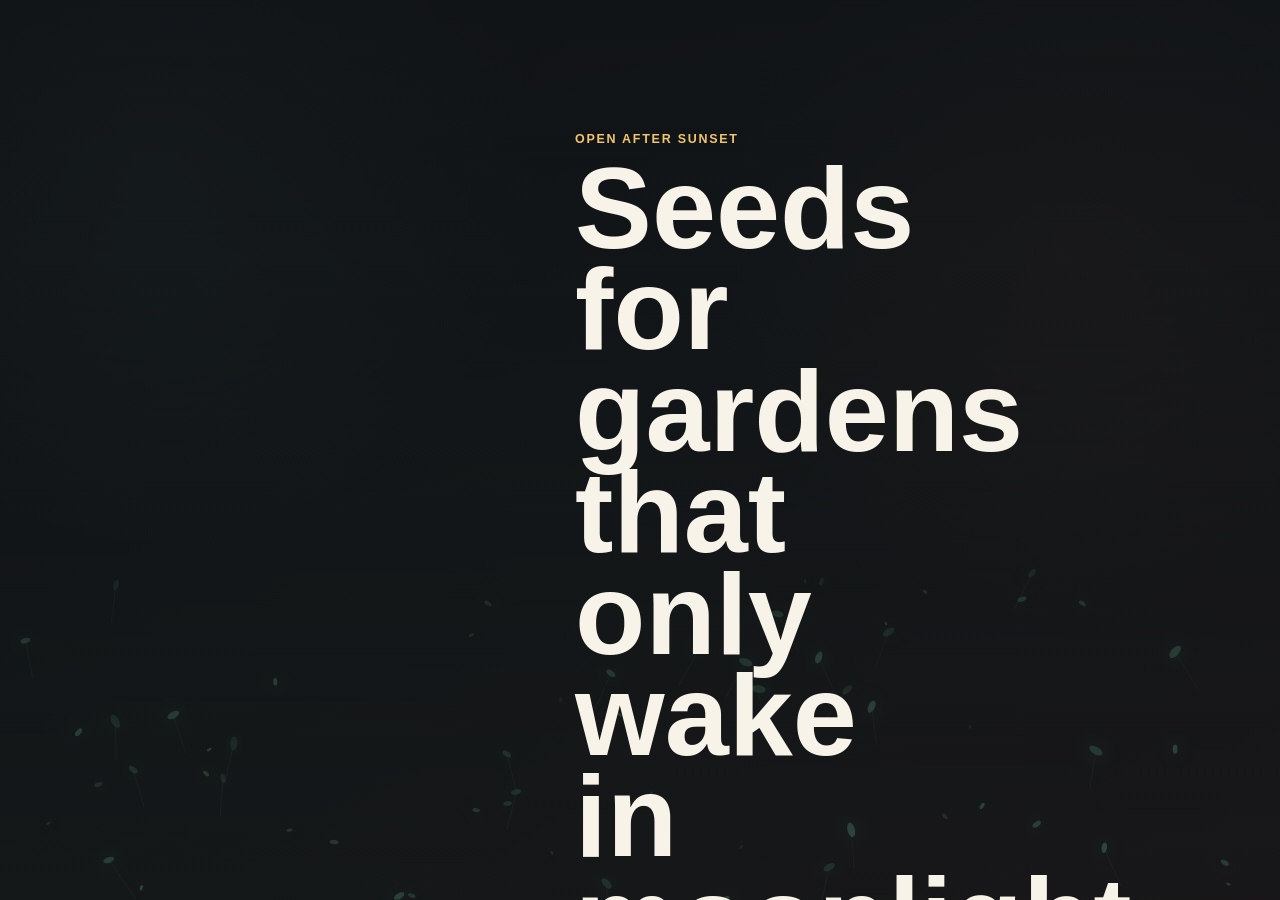
<file: index.html>
<!DOCTYPE html>
<html lang="en">
<head>
  <meta charset="UTF-8">
  <meta name="viewport" content="width=device-width, initial-scale=1.0">
  <title>Nocturne Seed Bank</title>
  <link rel="stylesheet" href="styles.css">
</head>
<body>
  <canvas id="seed-canvas" aria-hidden="true"></canvas>

  <header class="site-header">
    <a class="brand" href="#" aria-label="Nocturne Seed Bank home">
      <span class="brand-mark"></span>
      Nocturne Seed Bank
    </a>
    <nav aria-label="Primary navigation">
      <a href="#collection">Collection</a>
      <a href="#field-notes">Field Notes</a>
      <a href="#visit">Visit</a>
      <a href="gallery.html">Shop</a>
      <a href="cart.html">Cart</a>
    </nav>

  <main>
    <section class="hero" aria-labelledby="hero-title">
      <div class="hero-copy">
        <p class="eyebrow">Open after sunset</p>
        <h1 id="hero-title">Seeds for gardens that only wake in moonlight.</h1>
        <p class="lede">
          Browse a quiet archive of fictional night-blooming plants, cataloged by glow,
          scent, and the strange weather they prefer.
        </p>
        <div class="hero-actions">
          <a class="button primary" href="#collection">View specimens</a>
          <button class="button ghost" id="shuffle-button" type="button">New bloom</button>
        </div>
      </div>

      <aside class="specimen-panel" aria-label="Featured specimen">
        <p class="panel-label">Featured seed</p>
        <h2 id="featured-name">Lumen Fern</h2>
        <p id="featured-description">
          A fern with silver ribs that unfurl during warm rain and fold at the sound of bells.
        </p>
        <dl>
          <div>
            <dt>Glow</dt>
            <dd id="featured-glow">Soft jade</dd>
          </div>
          <div>
            <dt>Scent</dt>
            <dd id="featured-scent">Pepper leaf</dd>
          </div>
          <div>
            <dt>Soil</dt>
            <dd id="featured-soil">Basalt dust</dd>
          </div>
        </dl>
      </aside>
    </section>

    <section class="collection" id="collection" aria-labelledby="collection-title">
      <div class="section-heading">
        <p class="eyebrow">Living index</p>
        <h2 id="collection-title">Tonight's trays</h2>
      </div>
      <div class="collection-tools">
        <label for="search-input">Search the archive</label>
        <input id="search-input" class="search-input" type="search" placeholder="Filter by name, glow, or scent">
        <p class="no-results" id="no-results" hidden>No matching specimens found.</p>
      </div>
      <div class="seed-grid" id="seed-grid"></div>
    </section>

    <section class="notes" id="field-notes" aria-labelledby="notes-title">
      <div class="section-heading">
        <p class="eyebrow">Field notes</p>
        <h2 id="notes-title">Archive rules</h2>
      </div>
      <div class="notes-content">
        <ol id="notes-list">
          <li>Label every seed by the weather it remembers best.</li>
          <li>Never store singing pods beside echoing glass.</li>
          <li>Return borrowed moon soil before dawn.</li>
        </ol>
        <form id="notes-form" class="notes-form">
          <label for="note-input">Add your own rule</label>
          <div class="notes-form-row">
            <input id="note-input" type="text" placeholder="A new archive rule..." required>
            <button class="button primary" type="submit">Save note</button>
          </div>
        </form>
      </div>
    </section>

    <section class="visit" id="visit" aria-labelledby="visit-title">
      <div>
        <p class="eyebrow">Visiting window</p>
        <h2 id="visit-title">The archive opens from 9:12 PM to first birdcall.</h2>
      </div>
      <a class="button primary" href="visit_page.html">Request a tray</a>
    </section>
  </main>

  <script src="script.js"></script>
</body>
</html>
</file>
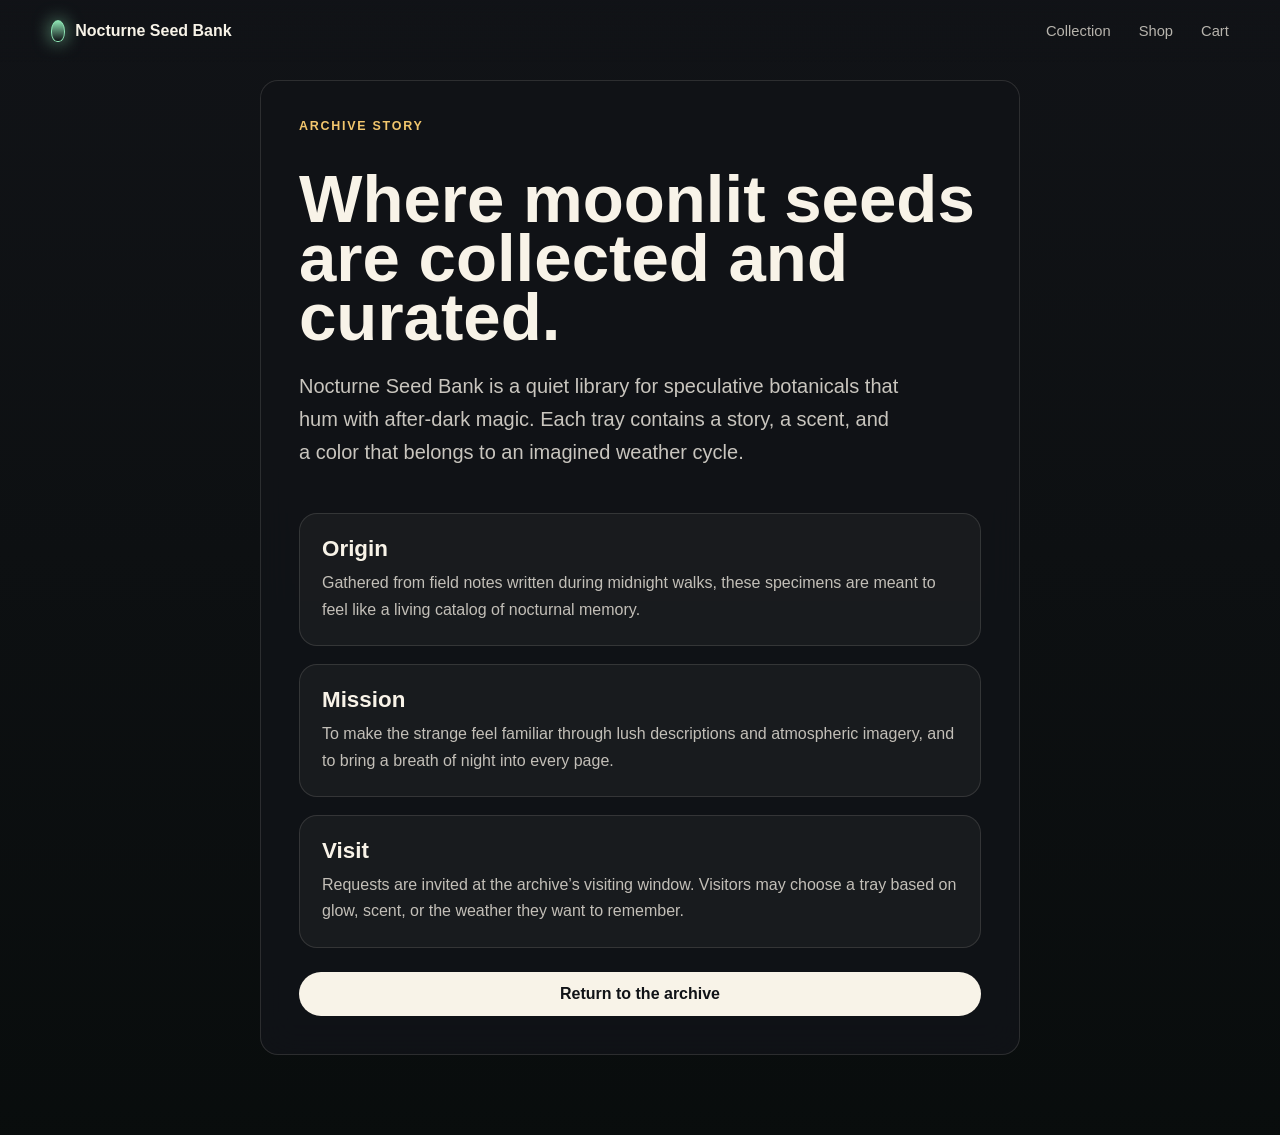
<file: about.html>
<!DOCTYPE html>
<html lang="en">
<head>
  <meta charset="UTF-8">
  <meta name="viewport" content="width=device-width, initial-scale=1.0">
  <title>About | Nocturne Seed Bank</title>
  <link rel="stylesheet" href="styles.css">
</head>
<body>
  <header class="site-header">
    <a class="brand" href="index.html" aria-label="Nocturne Seed Bank home">
      <span class="brand-mark"></span>
      Nocturne Seed Bank
    </a>
    <nav aria-label="Primary navigation">
      <a href="index.html#collection">Collection</a>
      <a href="gallery.html">Shop</a>
      <a href="cart.html">Cart</a>
    </nav>
  </header>

  <main class="about-page">
    <section class="about-panel">
      <p class="eyebrow">Archive story</p>
      <h1>Where moonlit seeds are collected and curated.</h1>
      <p class="lede">Nocturne Seed Bank is a quiet library for speculative botanicals that hum with after-dark magic. Each tray contains a story, a scent, and a color that belongs to an imagined weather cycle.</p>

      <div class="about-grid">
        <article>
          <h2>Origin</h2>
          <p>Gathered from field notes written during midnight walks, these specimens are meant to feel like a living catalog of nocturnal memory.</p>
        </article>
        <article>
          <h2>Mission</h2>
          <p>To make the strange feel familiar through lush descriptions and atmospheric imagery, and to bring a breath of night into every page.</p>
        </article>
        <article>
          <h2>Visit</h2>
          <p>Requests are invited at the archive’s visiting window. Visitors may choose a tray based on glow, scent, or the weather they want to remember.</p>
        </article>
      </div>

      <a class="button primary" href="index.html">Return to the archive</a>
    </section>
  </main>
</body>
</html>
</file>
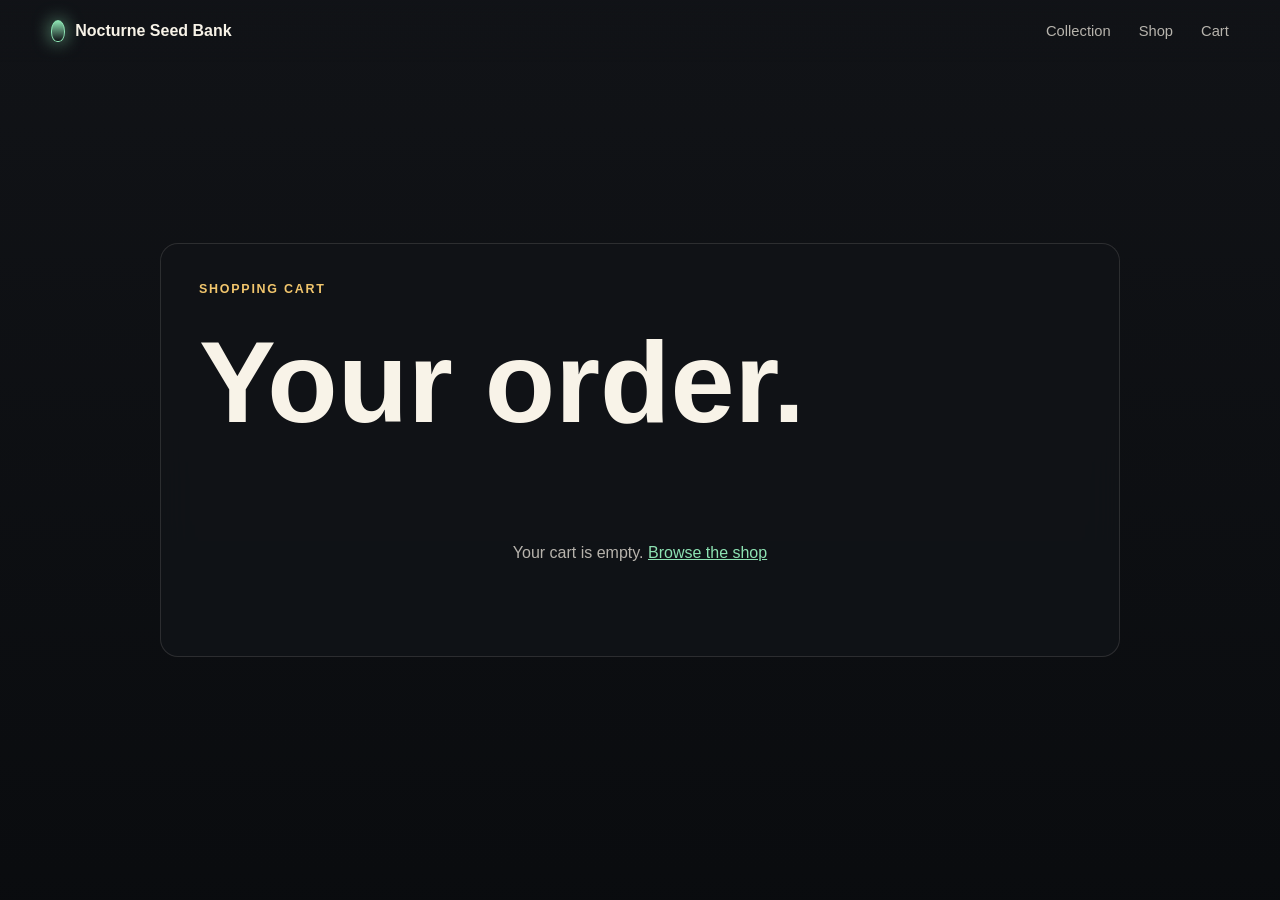
<file: cart.html>
<!DOCTYPE html>
<html lang="en">
<head>
  <meta charset="UTF-8">
  <meta name="viewport" content="width=device-width, initial-scale=1.0">
  <title>Shopping Cart | Nocturne Seed Bank</title>
  <link rel="stylesheet" href="styles.css">
</head>
<body>
  <header class="site-header">
    <a class="brand" href="index.html" aria-label="Nocturne Seed Bank home">
      <span class="brand-mark"></span>
      Nocturne Seed Bank
    </a>
    <nav aria-label="Primary navigation">
      <a href="index.html#collection">Collection</a>
      <a href="gallery.html">Shop</a>
      <a href="cart.html">Cart</a>
    </nav>
  </header>

  <main class="cart-page">
    <section class="cart-panel">
      <p class="eyebrow">Shopping cart</p>
      <h1>Your order.</h1>
      <div id="cart-content" class="cart-content"></div>
      <div id="cart-empty" class="cart-empty" hidden>
        <p>Your cart is empty. <a href="gallery.html">Browse the shop</a></p>
      </div>
    </section>
  </main>

  <script src="cart.js"></script>
  <script>
    function renderCart() {
      const cart = getCart();
      const content = document.getElementById('cart-content');
      const empty = document.getElementById('cart-empty');

      if (cart.length === 0) {
        content.hidden = true;
        empty.hidden = false;
        return;
      }

      content.hidden = false;
      empty.hidden = true;

      const total = getCartTotal();
      content.innerHTML = `
        <div class="cart-items">
          ${cart.map(item => `
            <div class="cart-item">
              <div class="cart-item-info">
                <h2>${item.name}</h2>
                <p>$${item.price.toFixed(2)} each</p>
              </div>
              <div class="cart-item-controls">
                <label for="qty-${item.id}">Quantity:</label>
                <input type="number" id="qty-${item.id}" value="${item.quantity}" min="1" onchange="updateCartQuantity(${item.id}, parseInt(this.value)); renderCart();">
                <button class="button ghost" onclick="removeFromCart(${item.id}); renderCart();">Remove</button>
              </div>
              <div class="cart-item-total">
                $${(item.price * item.quantity).toFixed(2)}
              </div>
            </div>
          `).join('')}
        </div>
        <div class="cart-summary">
          <div class="summary-row">
            <span>Subtotal:</span>
            <span>$${total.toFixed(2)}</span>
          </div>
          <div class="summary-row">
            <span>Shipping:</span>
            <span>$5.99</span>
          </div>
          <div class="summary-row summary-total">
            <span>Total:</span>
            <span>$${(total + 5.99).toFixed(2)}</span>
          </div>
        </div>
        <div class="cart-actions">
          <a class="button primary" href="checkout.html">Proceed to checkout</a>
          <a class="button ghost" href="gallery.html">Continue shopping</a>
        </div>
      `;
    }

    renderCart();
  </script>
</body>
</html>
</file>
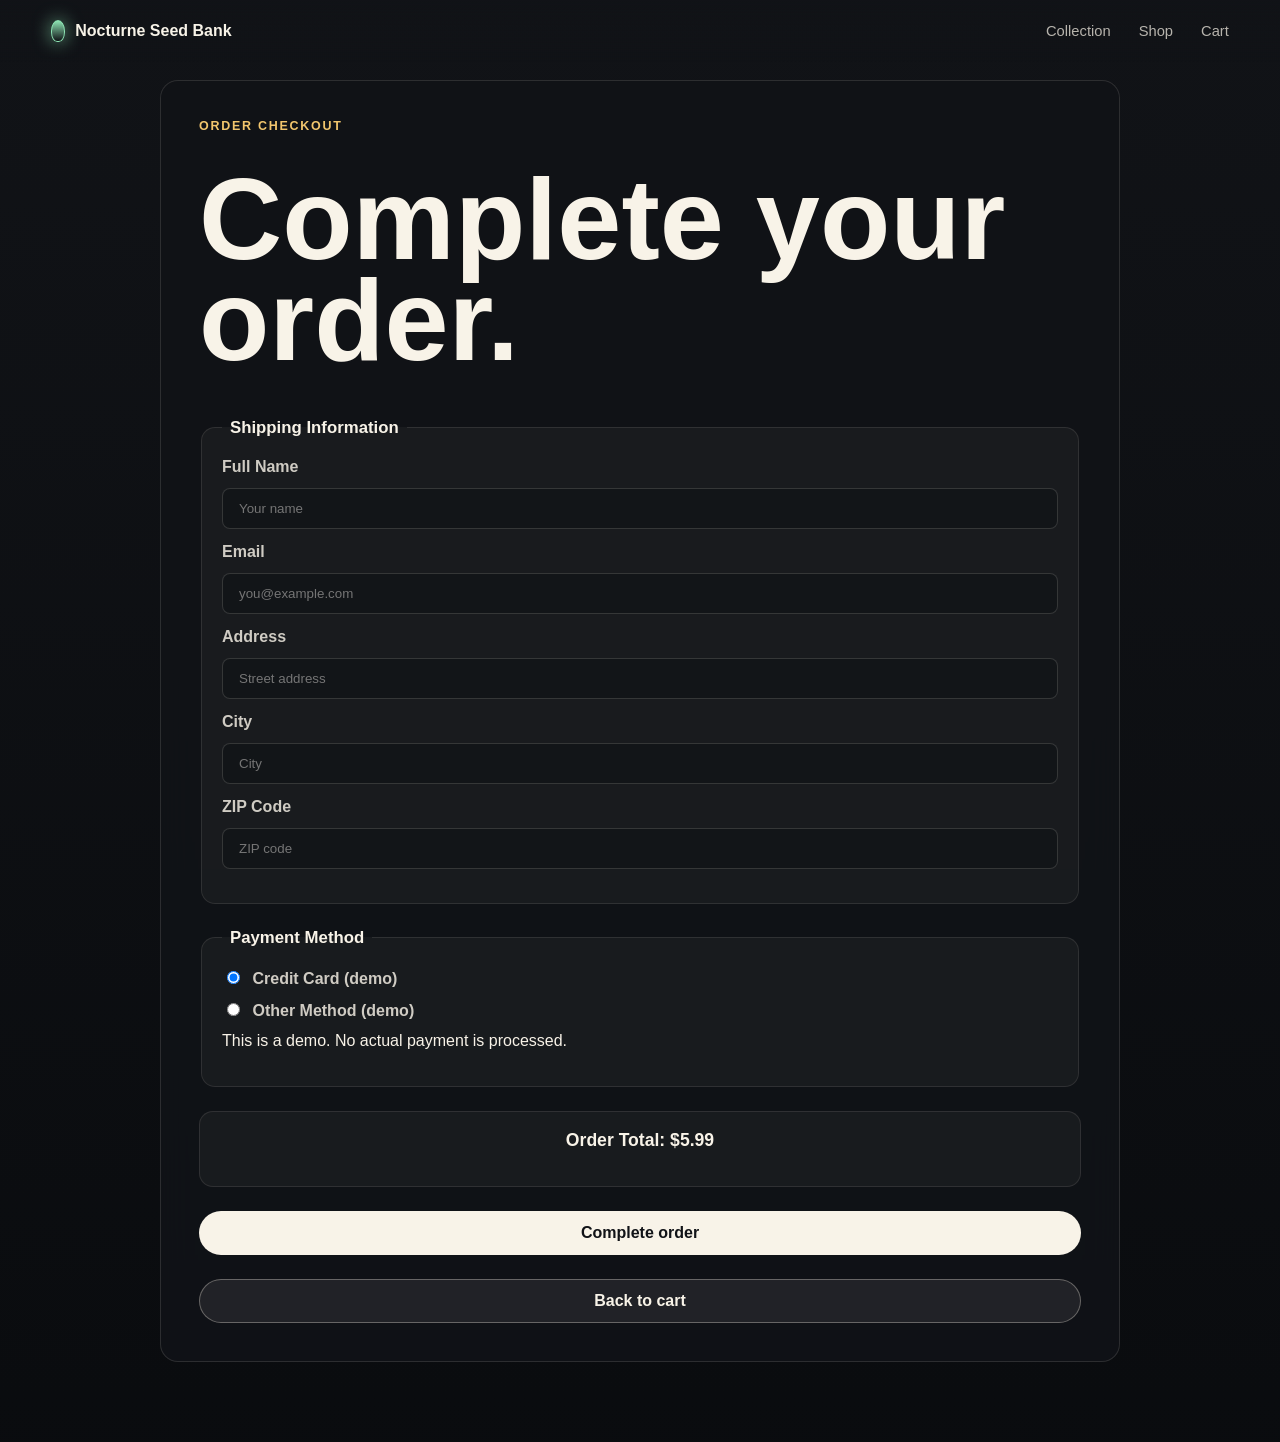
<file: checkout.html>
<!DOCTYPE html>
<html lang="en">
<head>
  <meta charset="UTF-8">
  <meta name="viewport" content="width=device-width, initial-scale=1.0">
  <title>Checkout | Nocturne Seed Bank</title>
  <link rel="stylesheet" href="styles.css">
</head>
<body>
  <header class="site-header">
    <a class="brand" href="index.html" aria-label="Nocturne Seed Bank home">
      <span class="brand-mark"></span>
      Nocturne Seed Bank
    </a>
    <nav aria-label="Primary navigation">
      <a href="index.html#collection">Collection</a>
      <a href="gallery.html">Shop</a>
      <a href="cart.html">Cart</a>
    </nav>
  </header>

  <main class="checkout-page">
    <section class="checkout-panel">
      <p class="eyebrow">Order checkout</p>
      <h1>Complete your order.</h1>
      <form id="checkout-form" class="checkout-form">
        <fieldset>
          <legend>Shipping Information</legend>
          <label for="name">Full Name</label>
          <input id="name" type="text" placeholder="Your name" required>
          
          <label for="email">Email</label>
          <input id="email" type="email" placeholder="you@example.com" required>
          
          <label for="address">Address</label>
          <input id="address" type="text" placeholder="Street address" required>
          
          <label for="city">City</label>
          <input id="city" type="text" placeholder="City" required>
          
          <label for="zip">ZIP Code</label>
          <input id="zip" type="text" placeholder="ZIP code" required>
        </fieldset>

        <fieldset>
          <legend>Payment Method</legend>
          <label>
            <input type="radio" name="payment" value="card" checked required>
            Credit Card (demo)
          </label>
          <label>
            <input type="radio" name="payment" value="other" required>
            Other Method (demo)
          </label>
          <p class="note">This is a demo. No actual payment is processed.</p>
        </fieldset>

        <div class="order-total">
          <p id="order-summary"></p>
        </div>

        <button class="button primary" type="submit">Complete order</button>
        <a class="button ghost" href="cart.html">Back to cart</a>
      </form>
    </section>
  </main>

  <script src="cart.js"></script>
  <script>
    function updateOrderSummary() {
      const total = getCartTotal();
      const summary = document.getElementById('order-summary');
      summary.innerHTML = `<strong>Order Total: $${(total + 5.99).toFixed(2)}</strong>`;
    }

    document.getElementById('checkout-form').addEventListener('submit', function(e) {
      e.preventDefault();
      const cartCount = getCartCount();
      if (cartCount === 0) {
        alert('Your cart is empty!');
        return;
      }
      
      // Save order info to localStorage
      const orderData = {
        name: document.getElementById('name').value,
        email: document.getElementById('email').value,
        address: document.getElementById('address').value,
        city: document.getElementById('city').value,
        zip: document.getElementById('zip').value,
        items: getCart(),
        total: getCartTotal() + 5.99,
        date: new Date().toLocaleDateString(),
        orderId: 'ORD-' + Date.now()
      };
      
      localStorage.setItem('last_order', JSON.stringify(orderData));
      clearCart();
      window.location.href = 'order-confirmation.html';
    });

    updateOrderSummary();
  </script>
</body>
</html>
</file>
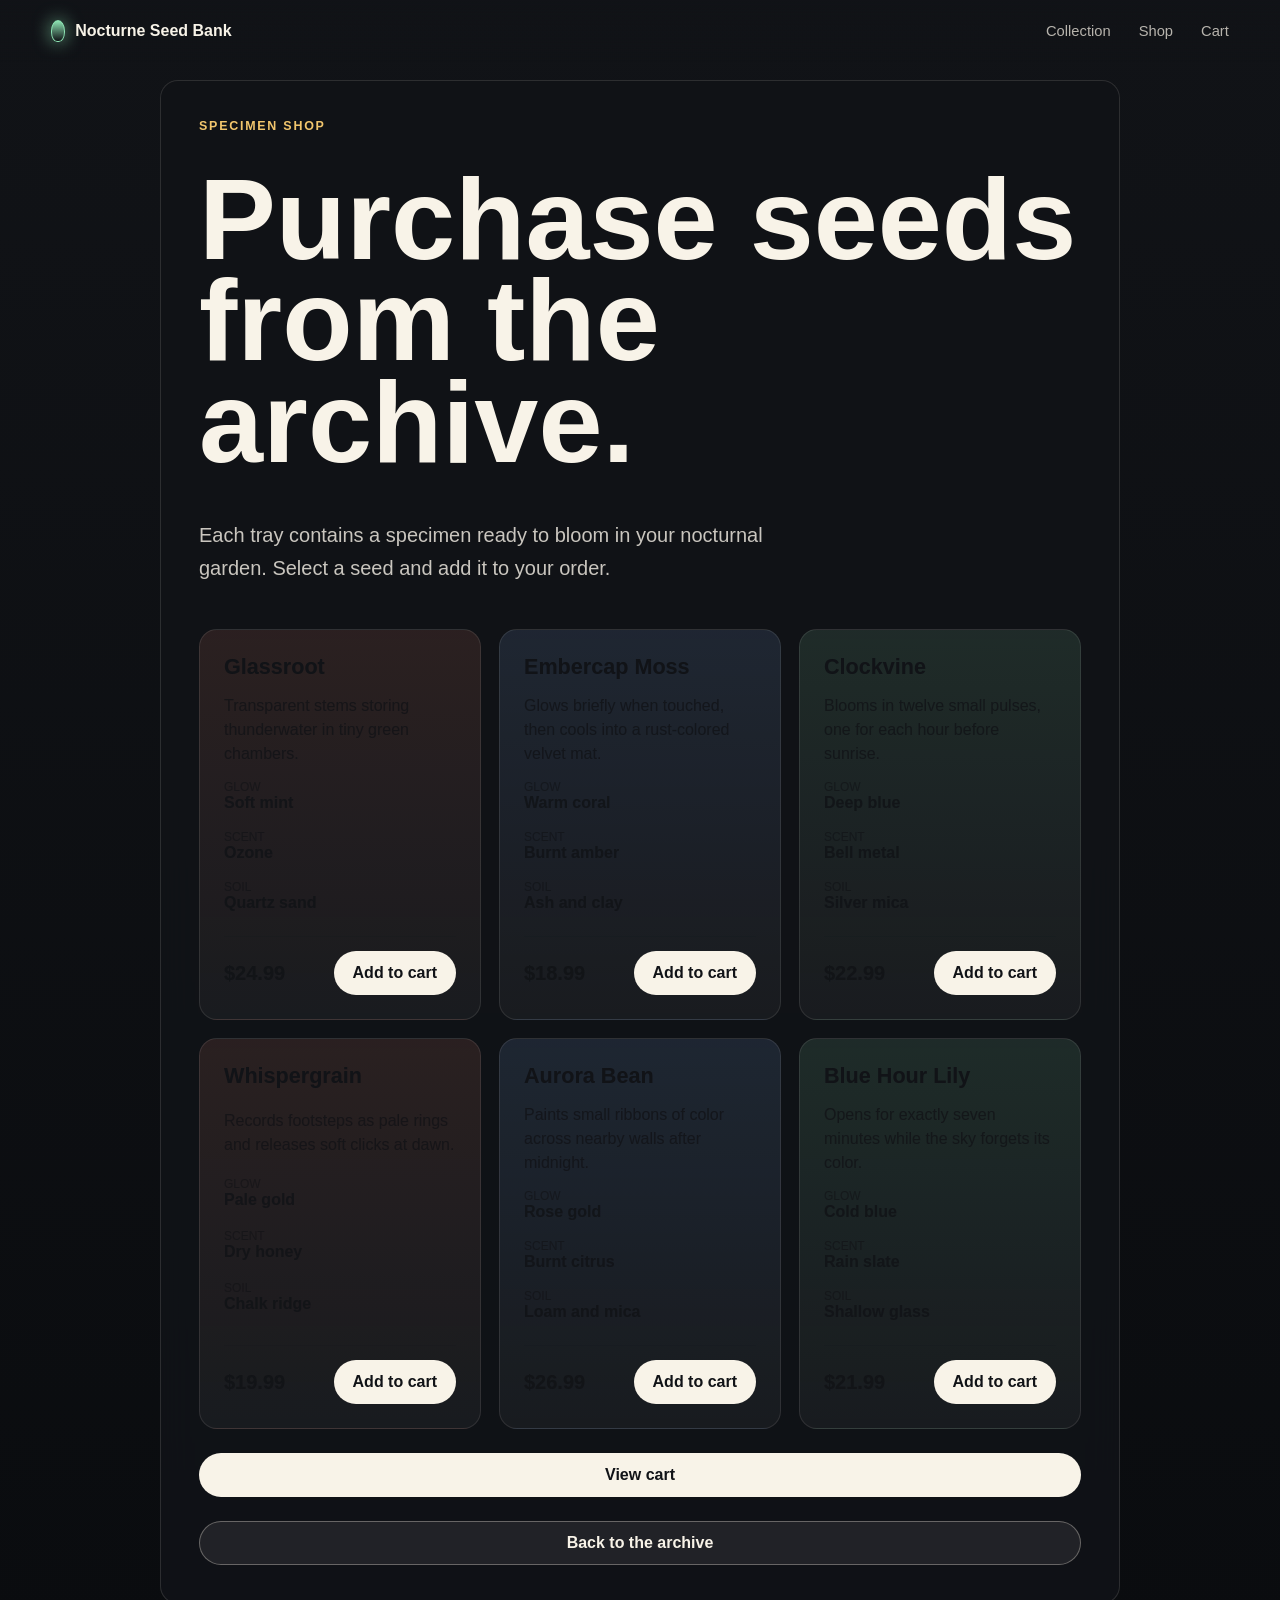
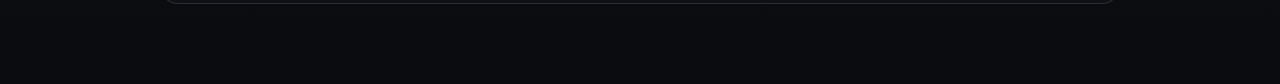
<file: gallery.html>
<!DOCTYPE html>
<html lang="en">
<head>
  <meta charset="UTF-8">
  <meta name="viewport" content="width=device-width, initial-scale=1.0">
  <title>Gallery | Nocturne Seed Bank</title>
  <link rel="stylesheet" href="styles.css">
</head>
<body>
  <header class="site-header">
    <a class="brand" href="index.html" aria-label="Nocturne Seed Bank home">
      <span class="brand-mark"></span>
      Nocturne Seed Bank
    </a>
    <nav aria-label=\"Primary navigation\">
      <a href=\"index.html#collection\">Collection</a>
      <a href=\"gallery.html\">Shop</a>
      <a href=\"cart.html\">Cart</a>
    </nav>
  </header>

  <main class="shop-page">
    <section class="shop-panel">
      <p class="eyebrow">Specimen shop</p>
      <h1>Purchase seeds from the archive.</h1>
      <p class="lede">Each tray contains a specimen ready to bloom in your nocturnal garden. Select a seed and add it to your order.</p>
      <div id="products-grid" class="products-grid"></div>
      <a class="button primary" href="cart.html">View cart</a>
      <a class="button ghost" href="index.html">Back to the archive</a>
    </section>
  </main>

  <script src="cart.js"></script>
  <script>
    function renderProducts() {
      const grid = document.getElementById('products-grid');
      grid.innerHTML = PRODUCTS.map(product => `
        <article class="product-card product-card--${product.id % 3}">
          <h2>${product.name}</h2>
          <p>${product.description}</p>
          <dl>
            <div>
              <dt>Glow</dt>
              <dd>${product.glow}</dd>
            </div>
            <div>
              <dt>Scent</dt>
              <dd>${product.scent}</dd>
            </div>
            <div>
              <dt>Soil</dt>
              <dd>${product.soil}</dd>
            </div>
          </dl>
          <div class="product-footer">
            <span class="product-price">$${product.price.toFixed(2)}</span>
            <button class="button primary" onclick="addToCart(${product.id}); alert('Added to cart!');">Add to cart</button>
          </div>
        </article>
      `).join('');
    }

    renderProducts();
  </script>
</body>
</html>
</file>
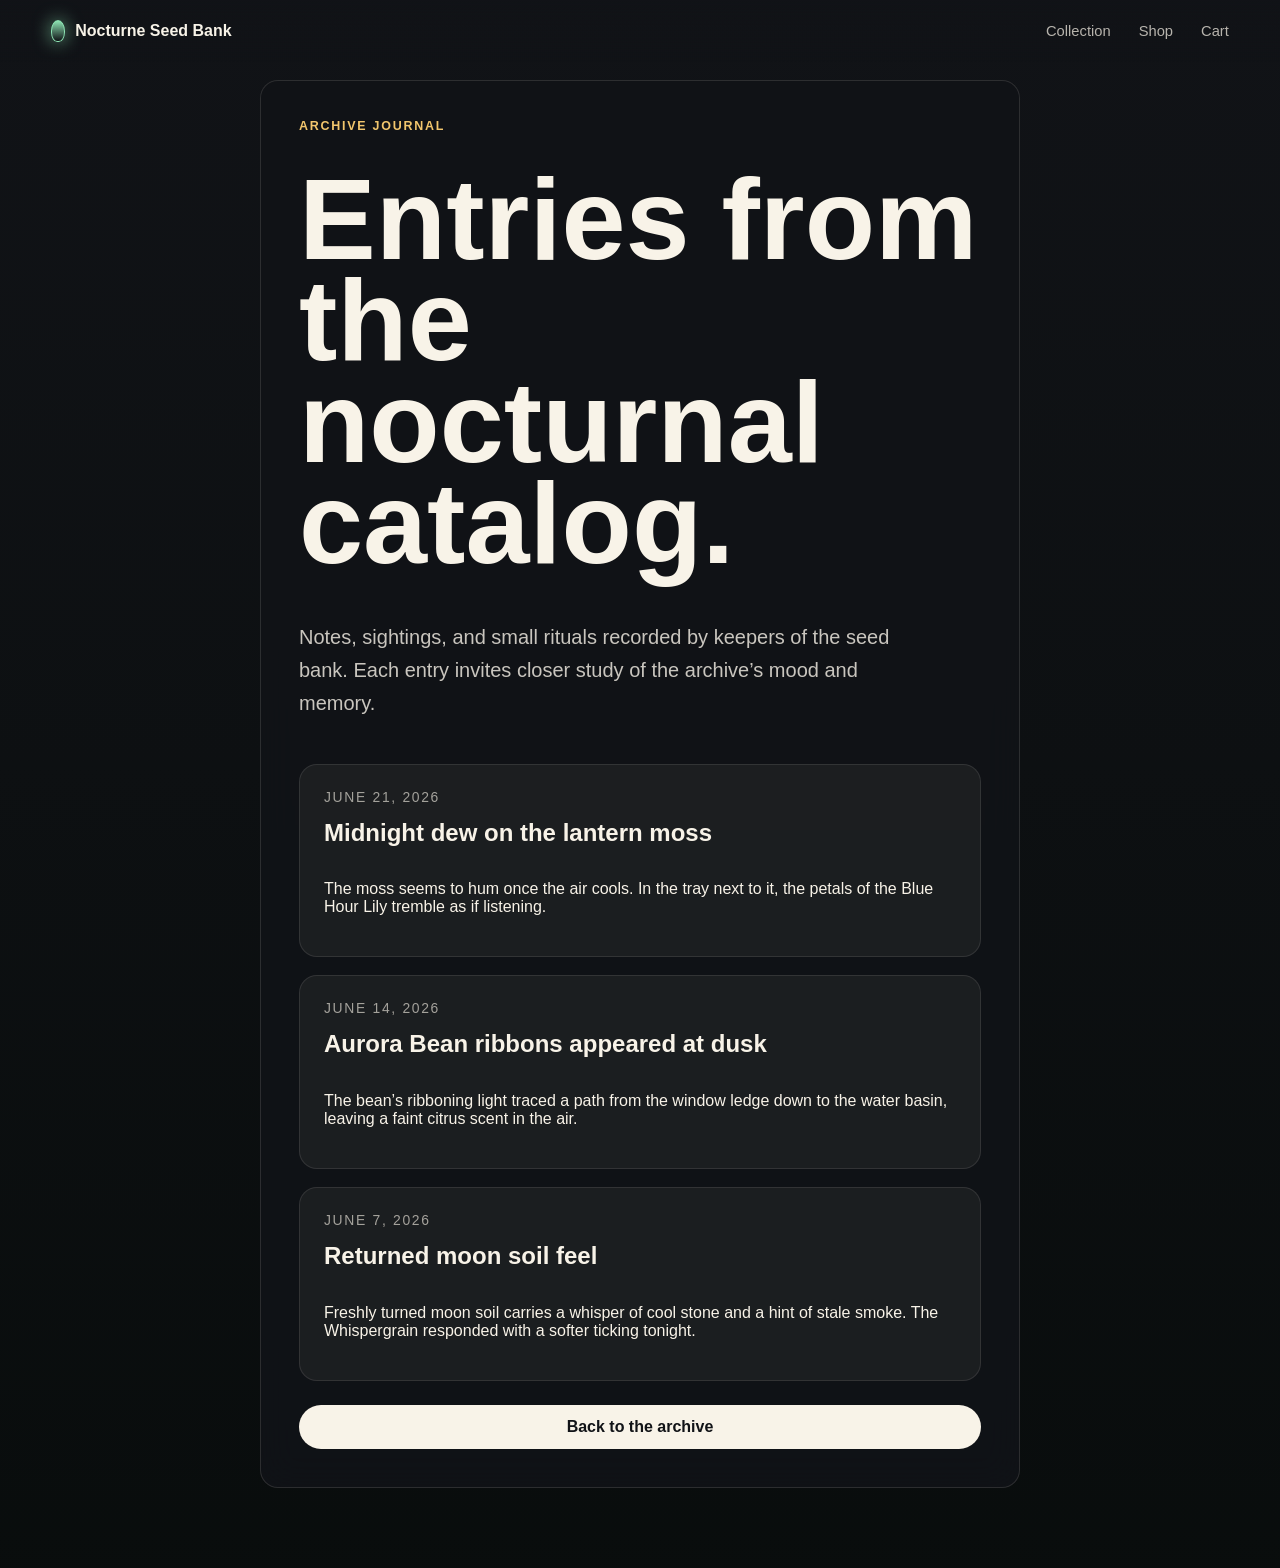
<file: journal.html>
<!DOCTYPE html>
<html lang="en">
<head>
  <meta charset="UTF-8">
  <meta name="viewport" content="width=device-width, initial-scale=1.0">
  <title>Journal | Nocturne Seed Bank</title>
  <link rel="stylesheet" href="styles.css">
</head>
<body>
  <header class="site-header">
    <a class="brand" href="index.html" aria-label="Nocturne Seed Bank home">
      <span class="brand-mark"></span>
      Nocturne Seed Bank
    </a>
    <nav aria-label="Primary navigation">
      <a href="index.html#collection">Collection</a>
      <a href="gallery.html">Shop</a>
      <a href="cart.html">Cart</a>
    </nav>
  </header>

  <main class="journal-page">
    <section class="journal-panel">
      <p class="eyebrow">Archive journal</p>
      <h1>Entries from the nocturnal catalog.</h1>
      <p class="lede">Notes, sightings, and small rituals recorded by keepers of the seed bank. Each entry invites closer study of the archive’s mood and memory.</p>
      <div class="journal-grid">
        <article>
          <time datetime="2026-06-21">June 21, 2026</time>
          <h2>Midnight dew on the lantern moss</h2>
          <p>The moss seems to hum once the air cools. In the tray next to it, the petals of the Blue Hour Lily tremble as if listening.</p>
        </article>
        <article>
          <time datetime="2026-06-14">June 14, 2026</time>
          <h2>Aurora Bean ribbons appeared at dusk</h2>
          <p>The bean’s ribboning light traced a path from the window ledge down to the water basin, leaving a faint citrus scent in the air.</p>
        </article>
        <article>
          <time datetime="2026-06-07">June 7, 2026</time>
          <h2>Returned moon soil feel</h2>
          <p>Freshly turned moon soil carries a whisper of cool stone and a hint of stale smoke. The Whispergrain responded with a softer ticking tonight.</p>
        </article>
      </div>
      <a class="button primary" href="index.html">Back to the archive</a>
    </section>
  </main>
</body>
</html>
</file>
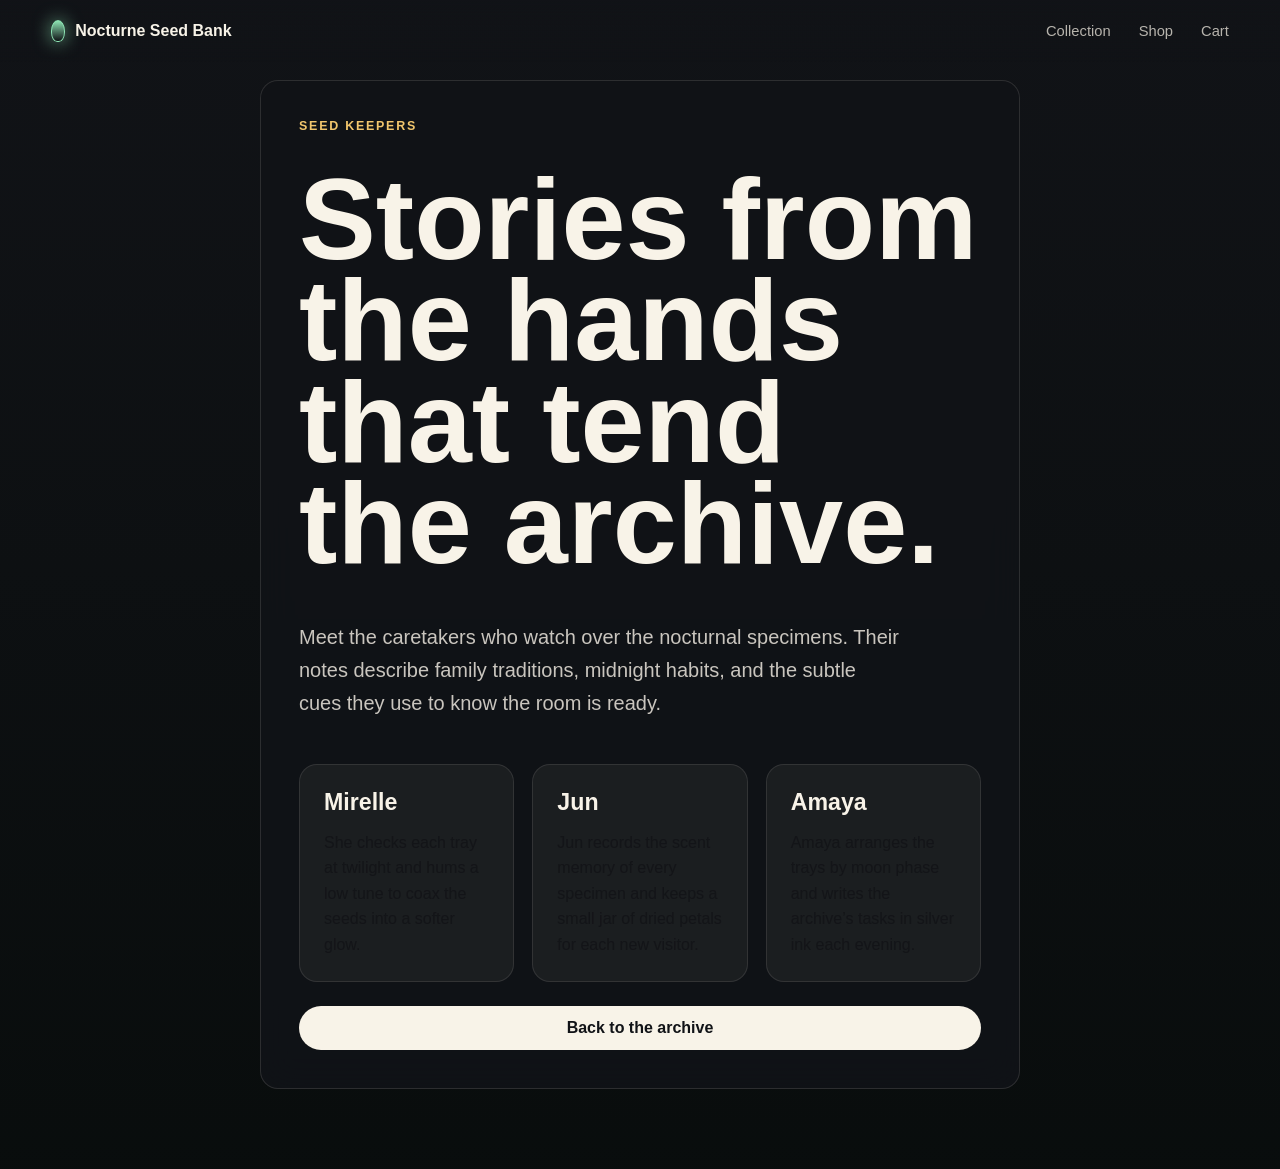
<file: keepers.html>
<!DOCTYPE html>
<html lang="en">
<head>
  <meta charset="UTF-8">
  <meta name="viewport" content="width=device-width, initial-scale=1.0">
  <title>Keepers | Nocturne Seed Bank</title>
  <link rel="stylesheet" href="styles.css">
</head>
<body>
  <header class="site-header">
    <a class="brand" href="index.html" aria-label="Nocturne Seed Bank home">
      <span class="brand-mark"></span>
      Nocturne Seed Bank
    </a>
    <nav aria-label="Primary navigation">
      <a href="index.html#collection">Collection</a>
      <a href="gallery.html">Shop</a>
      <a href="cart.html">Cart</a>
    </nav>
  </header>

  <main class="keepers-page">
    <section class="keepers-panel">
      <p class="eyebrow">Seed keepers</p>
      <h1>Stories from the hands that tend the archive.</h1>
      <p class="lede">Meet the caretakers who watch over the nocturnal specimens. Their notes describe family traditions, midnight habits, and the subtle cues they use to know the room is ready.</p>
      <div class="keepers-grid">
        <article>
          <h2>Mirelle</h2>
          <p>She checks each tray at twilight and hums a low tune to coax the seeds into a softer glow.</p>
        </article>
        <article>
          <h2>Jun</h2>
          <p>Jun records the scent memory of every specimen and keeps a small jar of dried petals for each new visitor.</p>
        </article>
        <article>
          <h2>Amaya</h2>
          <p>Amaya arranges the trays by moon phase and writes the archive’s tasks in silver ink each evening.</p>
        </article>
      </div>
      <a class="button primary" href="index.html">Back to the archive</a>
    </section>
  </main>
</body>
</html>
</file>
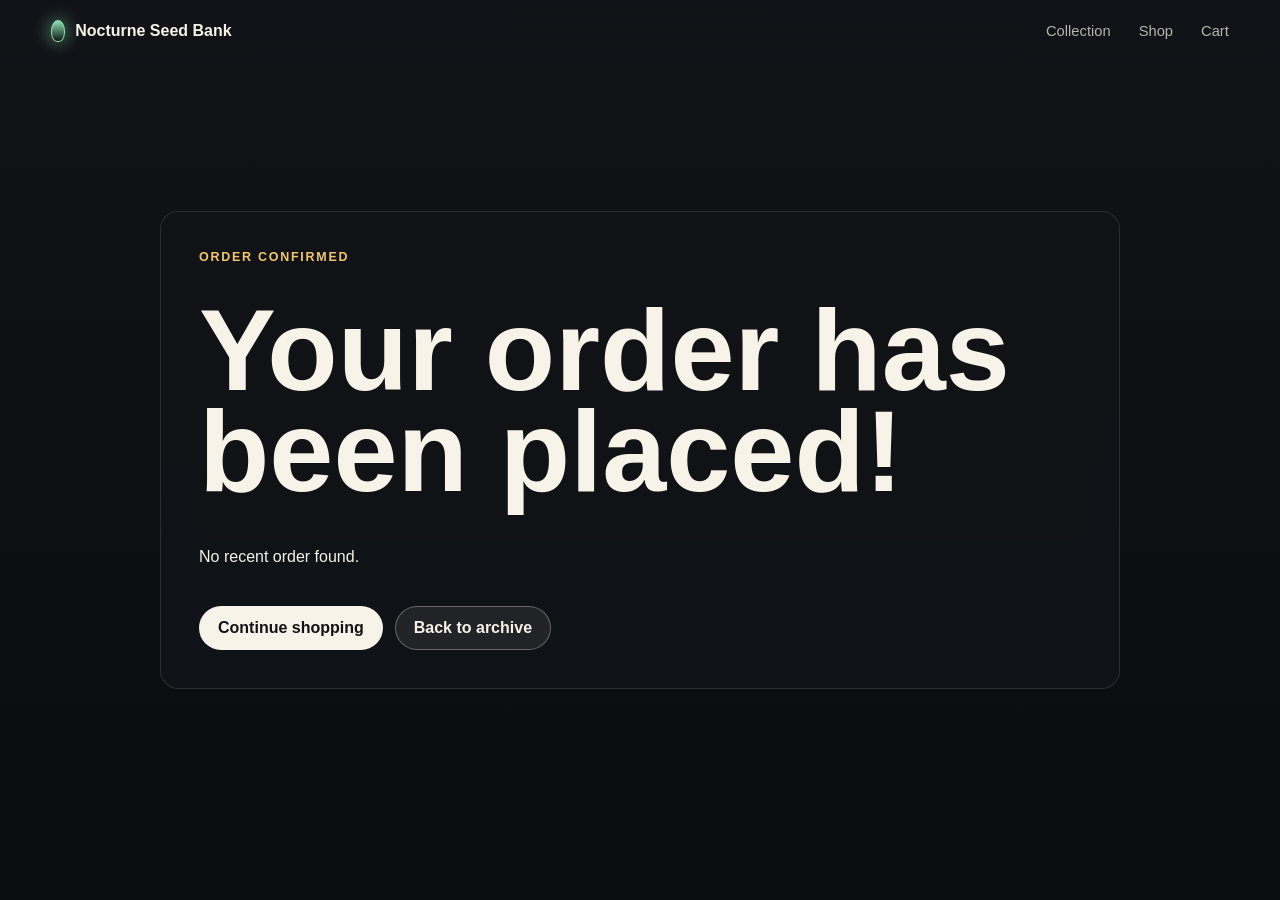
<file: order-confirmation.html>
<!DOCTYPE html>
<html lang="en">
<head>
  <meta charset="UTF-8">
  <meta name="viewport" content="width=device-width, initial-scale=1.0">
  <title>Order Confirmed | Nocturne Seed Bank</title>
  <link rel="stylesheet" href="styles.css">
</head>
<body>
  <header class="site-header">
    <a class="brand" href="index.html" aria-label="Nocturne Seed Bank home">
      <span class="brand-mark"></span>
      Nocturne Seed Bank
    </a>
    <nav aria-label="Primary navigation">
      <a href="index.html#collection">Collection</a>
      <a href="gallery.html">Shop</a>
      <a href="cart.html">Cart</a>
    </nav>
  </header>

  <main class="confirmation-page">
    <section class="confirmation-panel">
      <p class="eyebrow">Order confirmed</p>
      <h1>Your order has been placed!</h1>
      <div id="confirmation-content" class="confirmation-content"></div>
      <div class="confirmation-actions">
        <a class="button primary" href="gallery.html">Continue shopping</a>
        <a class="button ghost" href="index.html">Back to archive</a>
      </div>
    </section>
  </main>

  <script src="cart.js"></script>
  <script>
    function displayOrderConfirmation() {
      const orderData = JSON.parse(localStorage.getItem('last_order') || '{}');
      const content = document.getElementById('confirmation-content');

      if (!orderData.orderId) {
        content.innerHTML = '<p>No recent order found.</p>';
        return;
      }

      content.innerHTML = `
        <div class="order-details">
          <div class="detail-section">
            <h2>Order Number</h2>
            <p><strong>${orderData.orderId}</strong></p>
          </div>
          
          <div class="detail-section">
            <h2>Order Date</h2>
            <p>${orderData.date}</p>
          </div>

          <div class="detail-section">
            <h2>Shipping To</h2>
            <p>
              ${orderData.name}<br>
              ${orderData.address}<br>
              ${orderData.city}, ${orderData.zip}
            </p>
          </div>

          <div class="detail-section">
            <h2>Items Ordered</h2>
            <ul class="order-items">
              ${orderData.items.map(item => `
                <li>
                  ${item.quantity}x ${item.name} @ $${item.price.toFixed(2)} each
                  <span class="item-total">$${(item.quantity * item.price).toFixed(2)}</span>
                </li>
              `).join('')}
            </ul>
          </div>

          <div class="detail-section order-total-section">
            <h2>Order Total</h2>
            <p class="order-total-amount"><strong>$${orderData.total.toFixed(2)}</strong></p>
          </div>

          <div class="detail-section">
            <p class="confirmation-note">A confirmation email has been sent to <strong>${orderData.email}</strong>. Your seeds will arrive within 7-10 business days.</p>
          </div>
        </div>
      `;
    }

    displayOrderConfirmation();
  </script>
</body>
</html>
</file>
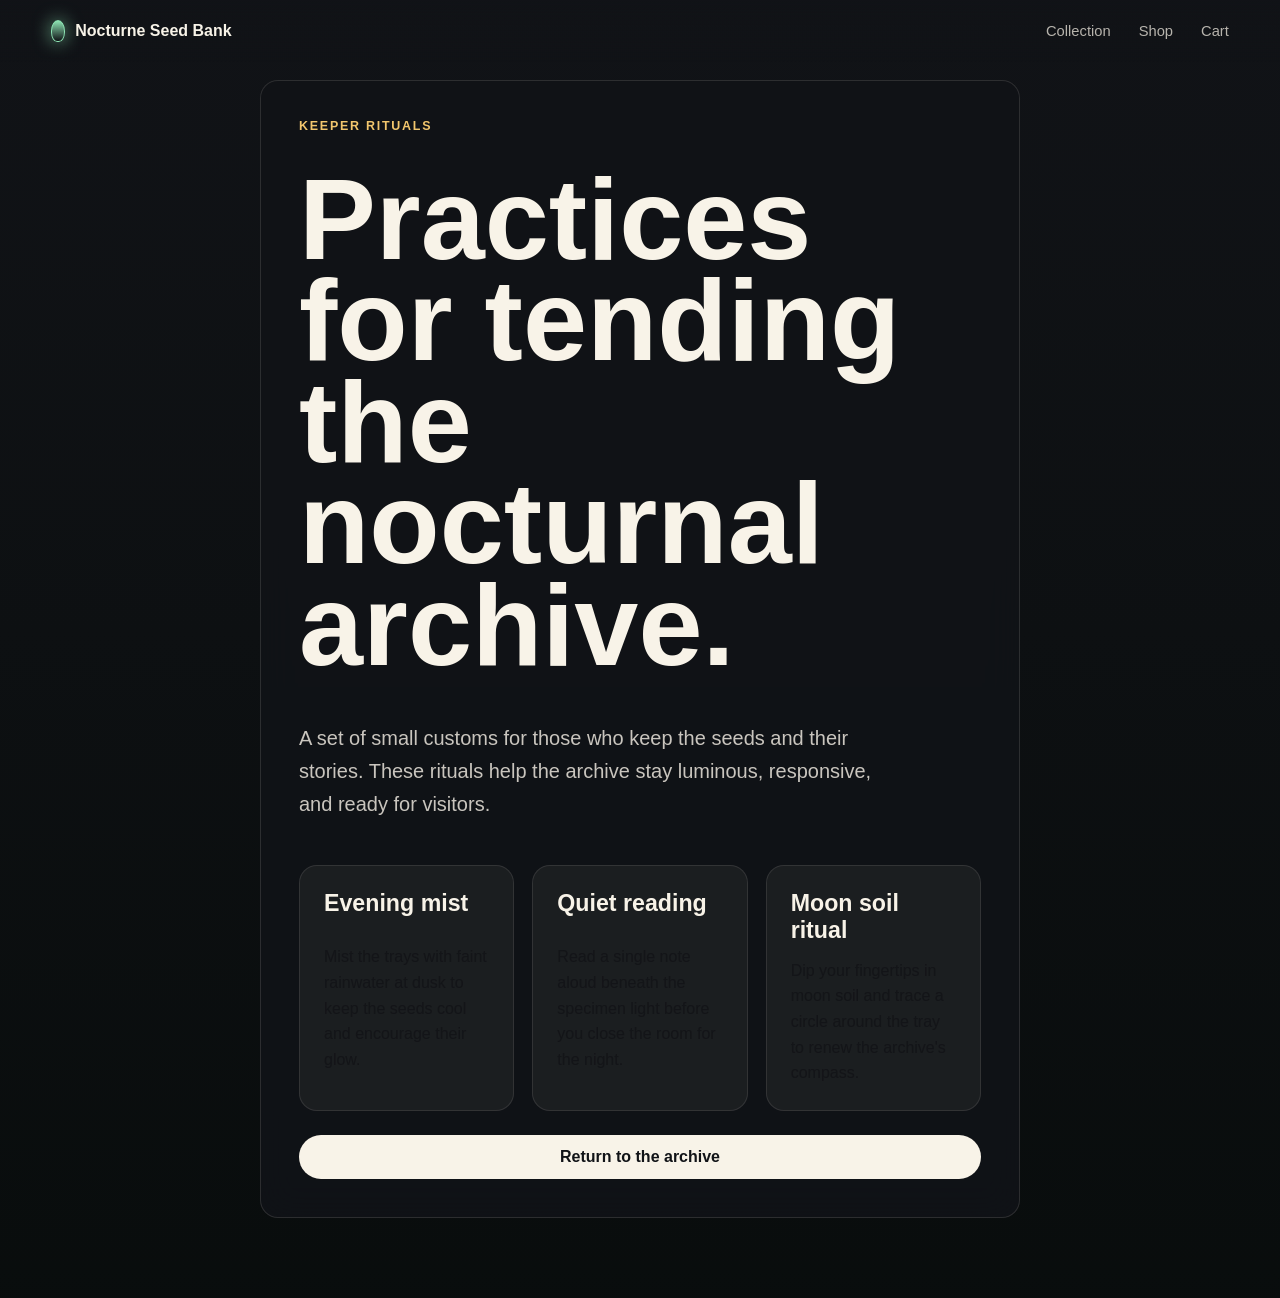
<file: rituals.html>
<!DOCTYPE html>
<html lang="en">
<head>
  <meta charset="UTF-8">
  <meta name="viewport" content="width=device-width, initial-scale=1.0">
  <title>Rituals | Nocturne Seed Bank</title>
  <link rel="stylesheet" href="styles.css">
</head>
<body>
  <header class="site-header">
    <a class="brand" href="index.html" aria-label="Nocturne Seed Bank home">
      <span class="brand-mark"></span>
      Nocturne Seed Bank
    </a>
    <nav aria-label="Primary navigation">
      <a href="index.html#collection">Collection</a>
      <a href="gallery.html">Shop</a>
      <a href="cart.html">Cart</a>
    </nav>
  </header>

  <main class="rituals-page">
    <section class="rituals-panel">
      <p class="eyebrow">Keeper rituals</p>
      <h1>Practices for tending the nocturnal archive.</h1>
      <p class="lede">A set of small customs for those who keep the seeds and their stories. These rituals help the archive stay luminous, responsive, and ready for visitors.</p>
      <div class="rituals-list">
        <article>
          <h2>Evening mist</h2>
          <p>Mist the trays with faint rainwater at dusk to keep the seeds cool and encourage their glow.</p>
        </article>
        <article>
          <h2>Quiet reading</h2>
          <p>Read a single note aloud beneath the specimen light before you close the room for the night.</p>
        </article>
        <article>
          <h2>Moon soil ritual</h2>
          <p>Dip your fingertips in moon soil and trace a circle around the tray to renew the archive's compass.</p>
        </article>
      </div>
      <a class="button primary" href="index.html">Return to the archive</a>
    </section>
  </main>
</body>
</html>
</file>
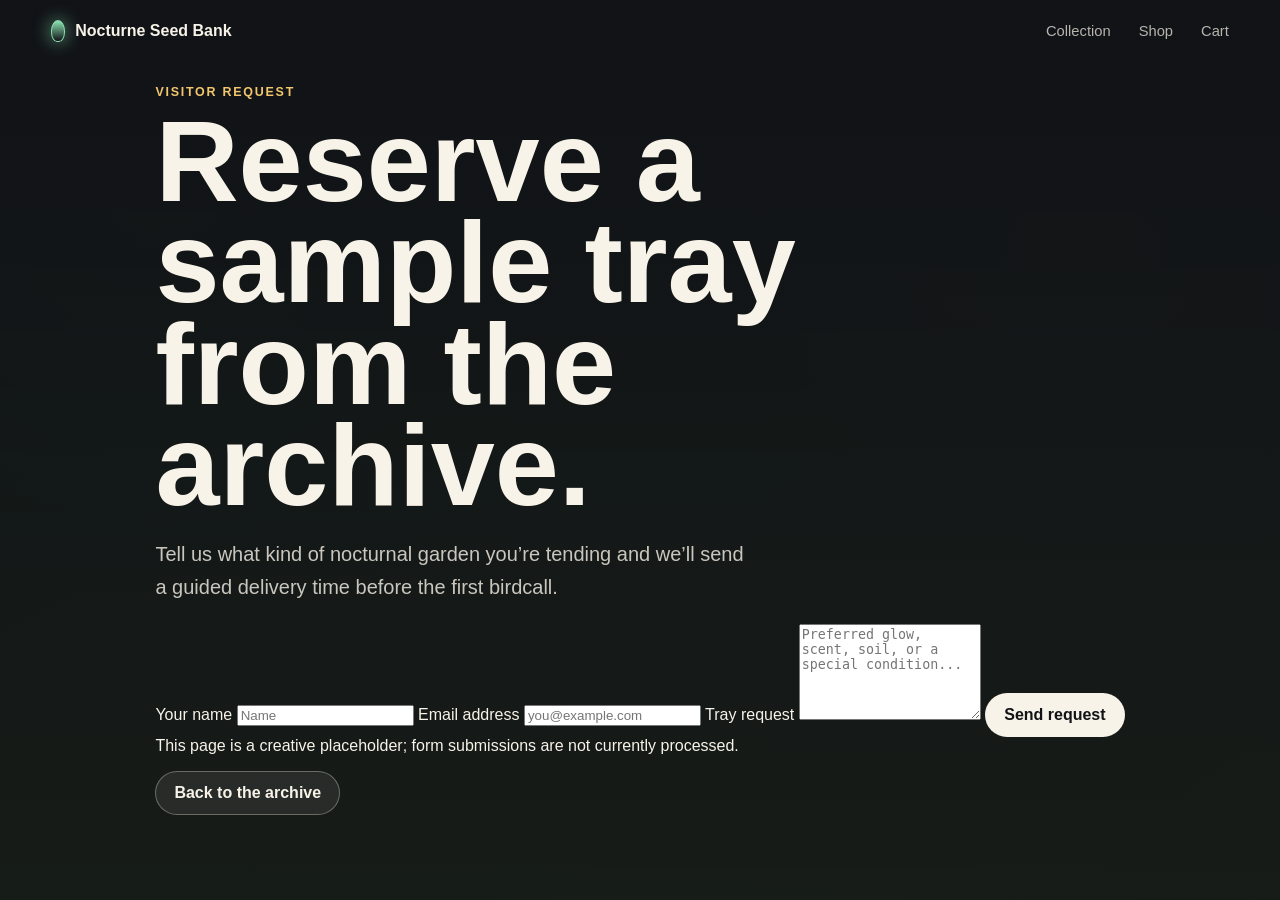
<file: visit_page.html>
<!DOCTYPE html>
<html lang="en">
<head>
  <meta charset="UTF-8">
  <meta name="viewport" content="width=device-width, initial-scale=1.0">
  <title>Request a tray | Nocturne Seed Bank</title>
  <link rel="stylesheet" href="styles.css">
</head>
<body>
  <header class="site-header">
    <a class="brand" href="index.html" aria-label="Nocturne Seed Bank home">
      <span class="brand-mark"></span>
      Nocturne Seed Bank
    </a>
    <nav aria-label="Primary navigation">
      <a href="index.html#collection">Collection</a>
      <a href="gallery.html">Shop</a>
      <a href="cart.html">Cart</a>
    </nav>
  </header>
  <main class="visit-page">
    <section class="visit-panel">
      <p class="eyebrow">Visitor request</p>
      <h1>Reserve a sample tray from the archive.</h1>
      <p class="lede">Tell us what kind of nocturnal garden you’re tending and we’ll send a guided delivery time before the first birdcall.</p>
      <form class="request-form">
        <label for="visitor-name">Your name</label>
        <input id="visitor-name" type="text" placeholder="Name" required>

        <label for="visitor-email">Email address</label>
        <input id="visitor-email" type="email" placeholder="you@example.com" required>

        <label for="visitor-request">Tray request</label>
        <textarea id="visitor-request" rows="6" placeholder="Preferred glow, scent, soil, or a special condition..."></textarea>

        <button class="button primary" type="submit">Send request</button>
      </form>
      <p class="note">This page is a creative placeholder; form submissions are not currently processed.</p>
      <a class="button ghost" href="index.html">Back to the archive</a>
    </section>
  </main>
</body>
</html>
</file>
<file: styles.css>
:root {
  --ink: #111317;
  --paper: #f8f3e8;
  --mist: rgba(248, 243, 232, 0.76);
  --line: rgba(248, 243, 232, 0.26);
  --green: #8de3b3;
  --gold: #f2c66d;
  --coral: #ee866f;
  --blue: #8ab8ff;
}

* {
  box-sizing: border-box;
}

html {
  scroll-behavior: smooth;
}

body {
  min-height: 100vh;
  margin: 0;
  font-family: Arial, Helvetica, sans-serif;
  background: #111317;
  color: var(--paper);
}

body::before {
  position: fixed;
  inset: 0;
  z-index: -2;
  content: "";
  background:
    radial-gradient(circle at 12% 18%, rgba(141, 227, 179, 0.16), transparent 24rem),
    radial-gradient(circle at 84% 28%, rgba(238, 134, 111, 0.14), transparent 22rem),
    linear-gradient(145deg, #111317 0%, #19221d 45%, #271f1d 100%);
}

a {
  color: inherit;
  text-decoration: none;
}

#seed-canvas {
  position: fixed;
  inset: 0;
  z-index: -1;
  width: 100%;
  height: 100%;
}

.site-header {
  position: fixed;
  top: 0;
  left: 0;
  right: 0;
  z-index: 5;
  display: flex;
  align-items: center;
  justify-content: space-between;
  gap: 24px;
  padding: 20px clamp(18px, 4vw, 56px);
  background: linear-gradient(to bottom, rgba(17, 19, 23, 0.88), rgba(17, 19, 23, 0));
}

.brand,
nav {
  display: flex;
  align-items: center;
}

.brand {
  gap: 10px;
  font-weight: 700;
}

.brand-mark {
  width: 14px;
  height: 22px;
  border: 1px solid var(--green);
  border-radius: 50% 50% 44% 44%;
  background: linear-gradient(var(--green), transparent);
  box-shadow: 0 0 18px rgba(141, 227, 179, 0.72);
}

nav {
  gap: clamp(12px, 3vw, 28px);
  color: rgba(248, 243, 232, 0.72);
  font-size: 0.92rem;
}

nav a:hover {
  color: var(--paper);
}

main {
  position: relative;
  z-index: 1;
}

.hero {
  display: grid;
  grid-template-columns: minmax(0, 1.1fr) minmax(280px, 0.7fr);
  align-items: end;
  gap: clamp(32px, 7vw, 96px);
  min-height: 92vh;
  padding: 112px clamp(18px, 6vw, 84px) 56px;
}

.hero-copy {
  max-width: 760px;
}

.eyebrow {
  margin: 0 0 12px;
  color: var(--gold);
  font-size: 0.78rem;
  font-weight: 700;
  letter-spacing: 0.14em;
  text-transform: uppercase;
}

h1,
h2,
h3,
p {
  margin-top: 0;
}

h1 {
  max-width: 920px;
  margin-bottom: 22px;
  font-size: clamp(3.3rem, 9vw, 8.7rem);
  line-height: 0.88;
}

.lede {
  max-width: 600px;
  color: rgba(248, 243, 232, 0.8);
  font-size: clamp(1rem, 2vw, 1.25rem);
  line-height: 1.65;
}

.hero-actions {
  display: flex;
  flex-wrap: wrap;
  gap: 12px;
  margin-top: 30px;
}

.button {
  display: inline-flex;
  align-items: center;
  justify-content: center;
  min-height: 44px;
  padding: 0 18px;
  border: 1px solid rgba(248, 243, 232, 0.32);
  border-radius: 999px;
  color: var(--paper);
  font: inherit;
  font-weight: 700;
  cursor: pointer;
}

.button.primary {
  border-color: transparent;
  background: var(--paper);
  color: var(--ink);
}

.button.ghost {
  background: rgba(248, 243, 232, 0.08);
}

.button:hover {
  transform: translateY(-1px);
}

.specimen-panel {
  padding: 26px;
  border: 1px solid var(--line);
  border-radius: 8px;
  background: rgba(17, 19, 23, 0.56);
  backdrop-filter: blur(18px);
}

.panel-label {
  margin-bottom: 10px;
  color: var(--green);
  font-size: 0.78rem;
  font-weight: 700;
  text-transform: uppercase;
}

.specimen-panel h2 {
  margin-bottom: 12px;
  font-size: clamp(1.8rem, 4vw, 3rem);
}

.specimen-panel p {
  color: rgba(248, 243, 232, 0.76);
  line-height: 1.55;
}

dl {
  display: grid;
  grid-template-columns: repeat(3, 1fr);
  gap: 14px;
  margin: 24px 0 0;
}

dt {
  color: rgba(248, 243, 232, 0.5);
  font-size: 0.72rem;
  text-transform: uppercase;
}

dd {
  margin: 5px 0 0;
  font-weight: 700;
}

.collection,
.notes,
.visit {
  padding: 70px clamp(18px, 6vw, 84px);
}

.section-heading {
  display: flex;
  align-items: end;
  justify-content: space-between;
  gap: 24px;
  margin-bottom: 24px;
}

.section-heading h2,
.visit h2 {
  margin-bottom: 0;
  font-size: clamp(2rem, 5vw, 4.4rem);
  line-height: 0.96;
}

.seed-grid {
  display: grid;
  grid-template-columns: repeat(3, minmax(0, 1fr));
  gap: 16px;
}

  .collection-tools {
    display: grid;
    gap: 12px;
    margin-bottom: 18px;
    max-width: 520px;
  }

  .collection-tools label {
    font-size: 0.95rem;
    color: rgba(248, 243, 232, 0.78);
    font-weight: 700;
  }

  .search-input,
  .notes-form-row input {
    width: 100%;
    min-height: 46px;
    padding: 0 16px;
    border: 1px solid rgba(248, 243, 232, 0.22);
    border-radius: 999px;
    background: rgba(17, 19, 23, 0.64);
    color: var(--paper);
    font: inherit;
  }

  .search-input::placeholder,
  .notes-form-row input::placeholder {
    color: rgba(248, 243, 232, 0.52);
  }

  .no-results {
    color: rgba(248, 243, 232, 0.68);
    font-style: italic;
  }

  .seed-card {
    min-height: 230px;
    padding: 22px;
    border: 1px solid rgba(17, 19, 23, 0.12);
    border-radius: 8px;
    background: var(--mist);
    color: var(--ink);
    transition: transform 0.24s ease, box-shadow 0.24s ease, border-color 0.24s ease;
  }

  .seed-card:hover,
  .seed-card--active {
    transform: translateY(-4px);
    box-shadow: 0 22px 56px rgba(0, 0, 0, 0.12);
    border-color: rgba(248, 243, 232, 0.38);
  }

  .seed-card h3 {
    margin-bottom: 10px;
    font-size: 1.35rem;
  }

  .seed-card p {
    margin-bottom: 0;
    color: rgba(17, 19, 23, 0.74);
    line-height: 1.55;
  }

  .seed-swatch {
    display: block;
    width: 46px;
    height: 46px;
    margin-bottom: 42px;
    border-radius: 50%;
  }

  .seed-swatch--0 {
    background: radial-gradient(circle, #d9ffe8, var(--green));
  }

  .seed-swatch--1 {
    background: radial-gradient(circle, #ffe1ca, var(--coral));
  }

  .seed-swatch--2 {
    background: radial-gradient(circle, #edf4ff, var(--blue));
  }

  .notes-content {
    display: grid;
    gap: 22px;
  }

  .notes-form {
    display: grid;
    gap: 12px;
  }

  .notes-form-row {
    display: flex;
    gap: 12px;
    flex-wrap: wrap;
  }

  .notes-form-row button {
    flex: 1 1 auto;
    min-width: 160px;
  }

  .notes ol {
    display: grid;
    gap: 14px;
    margin: 0;
    padding-left: 1.25rem;
    color: rgba(248, 243, 232, 0.82);
    font-size: clamp(1.1rem, 2vw, 1.6rem);
    line-height: 1.42;
  }

.notes {
  display: grid;
  grid-template-columns: 0.75fr 1fr;
  gap: clamp(28px, 6vw, 72px);
  background: rgba(248, 243, 232, 0.08);
}

.notes ol {
  display: grid;
  gap: 14px;
  margin: 0;
  padding-left: 1.25rem;
  color: rgba(248, 243, 232, 0.82);
  font-size: clamp(1.1rem, 2vw, 1.6rem);
  line-height: 1.42;
}

.visit {
  display: flex;
  align-items: center;
  justify-content: space-between;
  gap: 28px;
  min-height: 46vh;
}

.visit-page {
  min-height: 100vh;
  display: grid;
  place-items: center;
  padding: 80px 18px;
  background: linear-gradient(180deg, rgba(17, 19, 23, 1) 0%, rgba(22, 28, 24, 0.94) 100%);
}

.about-page {
  min-height: 100vh;
  display: grid;
  place-items: center;
  padding: 80px 18px;
  background: linear-gradient(180deg, rgba(17, 19, 23, 1) 0%, rgba(9, 13, 13, 0.98) 100%);
}

.about-panel {
  width: min(760px, 100%);
  padding: 38px;
  border: 1px solid rgba(248, 243, 232, 0.12);
  border-radius: 18px;
  background: rgba(17, 19, 23, 0.92);
  backdrop-filter: blur(18px);
  display: grid;
  gap: 24px;
}

.about-panel h1 {
  margin-bottom: 0;
  font-size: clamp(2.8rem, 6vw, 4.2rem);
}

.about-grid {
  display: grid;
  gap: 18px;
}

.about-grid article {
  padding: 22px;
  border: 1px solid rgba(248, 243, 232, 0.12);
  border-radius: 18px;
  background: rgba(248, 243, 232, 0.04);
}

.about-grid h2 {
  margin: 0 0 8px;
  font-size: 1.4rem;
}

.about-grid p {
  margin: 0;
  color: rgba(248, 243, 232, 0.76);
  line-height: 1.65;
}

.gallery-page {
  min-height: 100vh;
  display: grid;
  place-items: center;
  padding: 80px 18px;
  background: linear-gradient(180deg, rgba(17, 19, 23, 1) 0%, rgba(10, 15, 18, 0.98) 100%);
}

.gallery-panel {
  width: min(860px, 100%);
  padding: 38px;
  border: 1px solid rgba(248, 243, 232, 0.12);
  border-radius: 18px;
  background: rgba(17, 19, 23, 0.92);
  backdrop-filter: blur(18px);
  display: grid;
  gap: 24px;
}

.gallery-grid {
  display: grid;
  grid-template-columns: repeat(3, minmax(0, 1fr));
  gap: 18px;
}

.gallery-card {
  padding: 24px;
  border-radius: 18px;
  color: var(--ink);
  min-height: 200px;
  display: grid;
  gap: 14px;
  border: 1px solid rgba(248, 243, 232, 0.1);
  background: rgba(248, 243, 232, 0.05);
}

.gallery-card h2 {
  margin: 0;
  font-size: 1.45rem;
}

.gallery-card p {
  margin: 0;
  color: rgba(17, 19, 23, 0.76);
  line-height: 1.6;
}

.gallery-card--mint {
  background: linear-gradient(180deg, rgba(141, 227, 179, 0.18), rgba(255, 255, 255, 0.05));
}

.gallery-card--coral {
  background: linear-gradient(180deg, rgba(238, 134, 111, 0.18), rgba(255, 255, 255, 0.05));
}

.gallery-card--blue {
  background: linear-gradient(180deg, rgba(138, 184, 255, 0.16), rgba(255, 255, 255, 0.05));
}

.gallery-card--gold {
  background: linear-gradient(180deg, rgba(242, 198, 109, 0.18), rgba(255, 255, 255, 0.05));
}

.gallery-card--rose {
  background: linear-gradient(180deg, rgba(245, 171, 184, 0.18), rgba(255, 255, 255, 0.05));
}

.gallery-card--blue-dark {
  background: linear-gradient(180deg, rgba(119, 148, 214, 0.18), rgba(255, 255, 255, 0.05));
}

.journal-page {
  min-height: 100vh;
  display: grid;
  place-items: center;
  padding: 80px 18px;
  background: linear-gradient(180deg, rgba(17, 19, 23, 1) 0%, rgba(9, 13, 13, 0.98) 100%);
}

.journal-panel {
  width: min(760px, 100%);
  padding: 38px;
  border: 1px solid rgba(248, 243, 232, 0.12);
  border-radius: 18px;
  background: rgba(17, 19, 23, 0.92);
  backdrop-filter: blur(18px);
  display: grid;
  gap: 24px;
}

.journal-grid {
  display: grid;
  gap: 18px;
  grid-template-columns: 1fr;
}

.journal-grid article {
  padding: 24px;
  border-radius: 18px;
  background: rgba(248, 243, 232, 0.05);
  border: 1px solid rgba(248, 243, 232, 0.1);
  display: grid;
  gap: 14px;
}

.journal-grid time {
  display: block;
  color: rgba(248, 243, 232, 0.62);
  letter-spacing: 0.12em;
  text-transform: uppercase;
  font-size: 0.87rem;
}

.rituals-page,
.keepers-page {
  min-height: 100vh;
  display: grid;
  place-items: center;
  padding: 80px 18px;
  background: linear-gradient(180deg, rgba(17, 19, 23, 1) 0%, rgba(9, 13, 13, 0.98) 100%);
}

.rituals-panel,
.keepers-panel {
  width: min(760px, 100%);
  padding: 38px;
  border: 1px solid rgba(248, 243, 232, 0.12);
  border-radius: 18px;
  background: rgba(17, 19, 23, 0.92);
  backdrop-filter: blur(18px);
  display: grid;
  gap: 24px;
}

.rituals-list,
.keepers-grid {
  display: grid;
  gap: 18px;
  grid-template-columns: repeat(3, minmax(0, 1fr));
}

.rituals-list article,
.keepers-grid article {
  padding: 24px;
  border-radius: 18px;
  background: rgba(248, 243, 232, 0.05);
  border: 1px solid rgba(248, 243, 232, 0.1);
  display: grid;
  gap: 14px;
}

.rituals-list article h2,
.keepers-grid article h2 {
  margin: 0;
  font-size: 1.45rem;
}

.rituals-list article p,
.keepers-grid article p {
  margin: 0;
  color: rgba(17, 19, 23, 0.76);
  line-height: 1.6;
}

/* Ecommerce Styles */
.shop-page,
.cart-page,
.checkout-page,
.confirmation-page {
  min-height: 100vh;
  display: grid;
  place-items: center;
  padding: 80px 18px;
  background: linear-gradient(180deg, rgba(17, 19, 23, 1) 0%, rgba(10, 12, 15, 0.98) 100%);
}

.shop-panel,
.cart-panel,
.checkout-panel,
.confirmation-panel {
  width: min(960px, 100%);
  padding: 38px;
  border: 1px solid rgba(248, 243, 232, 0.12);
  border-radius: 18px;
  background: rgba(17, 19, 23, 0.92);
  backdrop-filter: blur(18px);
  display: grid;
  gap: 24px;
}

.products-grid {
  display: grid;
  grid-template-columns: repeat(3, minmax(0, 1fr));
  gap: 18px;
}

.product-card {
  padding: 24px;
  border-radius: 18px;
  color: var(--ink);
  min-height: 280px;
  display: grid;
  gap: 14px;
  border: 1px solid rgba(248, 243, 232, 0.1);
  background: rgba(248, 243, 232, 0.05);
  position: relative;
}

.product-card h2 {
  margin: 0;
  font-size: 1.35rem;
}

.product-card p {
  margin: 0;
  color: rgba(17, 19, 23, 0.76);
  line-height: 1.5;
}

.product-card dl {
  display: grid;
  grid-template-columns: 1fr;
  gap: 8px;
  margin: 0;
}

.product-card dt {
  color: rgba(17, 19, 23, 0.62);
  font-size: 0.75rem;
  text-transform: uppercase;
  margin: 0;
}

.product-card dd {
  margin: 0 0 10px;
  font-weight: 600;
  color: rgba(17, 19, 23, 0.84);
}

.product-footer {
  display: flex;
  justify-content: space-between;
  align-items: center;
  gap: 12px;
  margin-top: auto;
  padding-top: 14px;
  border-top: 1px solid rgba(17, 19, 23, 0.1);
}

.product-price {
  font-size: 1.25rem;
  font-weight: 700;
  color: rgba(17, 19, 23, 0.92);
}

.product-card--0 {
  background: linear-gradient(180deg, rgba(141, 227, 179, 0.12), rgba(255, 255, 255, 0.04));
}

.product-card--1 {
  background: linear-gradient(180deg, rgba(238, 134, 111, 0.12), rgba(255, 255, 255, 0.04));
}

.product-card--2 {
  background: linear-gradient(180deg, rgba(138, 184, 255, 0.12), rgba(255, 255, 255, 0.04));
}

/* Cart Page */
.cart-content {
  display: grid;
  gap: 24px;
}

.cart-items {
  display: grid;
  gap: 16px;
}

.cart-item {
  padding: 18px;
  border: 1px solid rgba(248, 243, 232, 0.1);
  border-radius: 14px;
  background: rgba(248, 243, 232, 0.04);
  display: grid;
  grid-template-columns: 1fr auto auto;
  gap: 20px;
  align-items: center;
}

.cart-item-info h2 {
  margin: 0 0 6px;
  font-size: 1.1rem;
}

.cart-item-info p {
  margin: 0;
  color: rgba(248, 243, 232, 0.72);
}

.cart-item-controls {
  display: flex;
  gap: 12px;
  align-items: center;
}

.cart-item-controls label {
  color: rgba(248, 243, 232, 0.72);
  font-size: 0.9rem;
}

.cart-item-controls input {
  width: 60px;
  padding: 8px;
  border: 1px solid rgba(248, 243, 232, 0.2);
  border-radius: 6px;
  background: rgba(17, 19, 23, 0.64);
  color: var(--paper);
}

.cart-item-total {
  font-size: 1.2rem;
  font-weight: 700;
  color: var(--paper);
  text-align: right;
  min-width: 100px;
}

.cart-summary {
  border: 1px solid rgba(248, 243, 232, 0.1);
  border-radius: 14px;
  padding: 20px;
  background: rgba(248, 243, 232, 0.04);
}

.summary-row {
  display: flex;
  justify-content: space-between;
  margin-bottom: 12px;
  color: rgba(248, 243, 232, 0.82);
}

.summary-total {
  border-top: 1px solid rgba(248, 243, 232, 0.1);
  padding-top: 12px;
  margin-top: 12px;
  font-size: 1.15rem;
  font-weight: 700;
  color: var(--paper);
}

.cart-empty {
  padding: 40px;
  text-align: center;
  color: rgba(248, 243, 232, 0.72);
}

.cart-empty a {
  color: var(--green);
  text-decoration: underline;
}

.cart-actions {
  display: flex;
  gap: 12px;
  flex-wrap: wrap;
}

/* Checkout Page */
.checkout-form {
  display: grid;
  gap: 24px;
}

fieldset {
  border: 1px solid rgba(248, 243, 232, 0.1);
  border-radius: 14px;
  padding: 20px;
  background: rgba(248, 243, 232, 0.04);
}

legend {
  padding: 0 8px;
  font-size: 1.05rem;
  font-weight: 700;
  color: var(--paper);
}

fieldset label {
  display: block;
  margin-bottom: 12px;
  color: rgba(248, 243, 232, 0.82);
  font-weight: 600;
}

fieldset input[type="text"],
fieldset input[type="email"] {
  width: 100%;
  padding: 12px 16px;
  border: 1px solid rgba(248, 243, 232, 0.15);
  border-radius: 8px;
  background: rgba(17, 19, 23, 0.64);
  color: var(--paper);
  margin-bottom: 14px;
}

fieldset input[type="radio"] {
  margin-right: 8px;
}

.order-total {
  padding: 18px;
  border: 1px solid rgba(248, 243, 232, 0.1);
  border-radius: 14px;
  background: rgba(248, 243, 232, 0.04);
  font-size: 1.1rem;
  color: var(--paper);
  text-align: center;
}

/* Order Confirmation */
.confirmation-content {
  display: grid;
  gap: 20px;
}

.order-details {
  display: grid;
  gap: 18px;
}

.detail-section {
  padding: 18px;
  border: 1px solid rgba(248, 243, 232, 0.1);
  border-radius: 14px;
  background: rgba(248, 243, 232, 0.04);
}

.detail-section h2 {
  margin: 0 0 10px;
  font-size: 0.95rem;
  color: var(--gold);
  text-transform: uppercase;
  letter-spacing: 0.1em;
}

.detail-section p {
  margin: 0;
  color: rgba(248, 243, 232, 0.82);
  line-height: 1.6;
}

.order-items {
  list-style: none;
  padding: 0;
  margin: 0;
  display: grid;
  gap: 10px;
}

.order-items li {
  display: flex;
  justify-content: space-between;
  padding: 10px 0;
  border-bottom: 1px solid rgba(248, 243, 232, 0.08);
  color: rgba(248, 243, 232, 0.82);
}

.order-items li:last-child {
  border-bottom: none;
}

.item-total {
  font-weight: 700;
}

.order-total-section .order-total-amount {
  font-size: 1.35rem;
  color: var(--paper);
}

.confirmation-note {
  font-size: 0.9rem;
  color: rgba(248, 243, 232, 0.72);
  font-style: italic;
}

.confirmation-actions {
  display: flex;
  gap: 12px;
  flex-wrap: wrap;
}

@media (max-width: 820px) {
  .products-grid {
    grid-template-columns: 1fr;
  }

  .cart-item {
    grid-template-columns: 1fr;
  }

  .product-card {
    min-height: auto;
  }

  .journal-page,
  .gallery-page,
  .about-page,
  .visit-page {
    padding: 40px 18px;
  }

  .journal-panel,
  .gallery-panel,
  .about-panel,
  .visit-panel {
    width: 100%;
    padding: 28px;
  }

  .visit-panel {
    width: min(740px, 100%);
    padding: 38px;
    border: 1px solid rgba(248, 243, 232, 0.12);
    border-radius: 18px;
    background: rgba(17, 19, 23, 0.88);
    backdrop-filter: blur(24px);
  }

  .request-form {
    display: grid;
    gap: 16px;
    margin-top: 24px;
  }

  .request-form label {
    color: rgba(248, 243, 232, 0.82);
    font-weight: 700;
  }

  .request-form input,
  .request-form textarea {
    width: 100%;
    padding: 16px 18px;
    border: 1px solid rgba(248, 243, 232, 0.16);
    border-radius: 14px;
    background: rgba(248, 243, 232, 0.04);
    color: var(--paper);
    font: inherit;
  }

  .request-form textarea {
    resize: vertical;
    min-height: 140px;
  }

  .note {
    margin-top: 18px;
    color: rgba(248, 243, 232, 0.68);
    font-size: 0.95rem;
  }
}

@media (max-width: 820px) {
  .site-header {
    position: absolute;
    align-items: flex-start;
  }

  nav {
    display: none;
  }

  .hero,
  .notes,
  .visit {
    grid-template-columns: 1fr;
  }

  .hero {
    min-height: auto;
    padding-top: 112px;
  }

  .seed-grid {
    grid-template-columns: 1fr;
  }

  .visit {
    align-items: flex-start;
    flex-direction: column;
  }

  dl {
    grid-template-columns: 1fr;
  }
}
</file>
